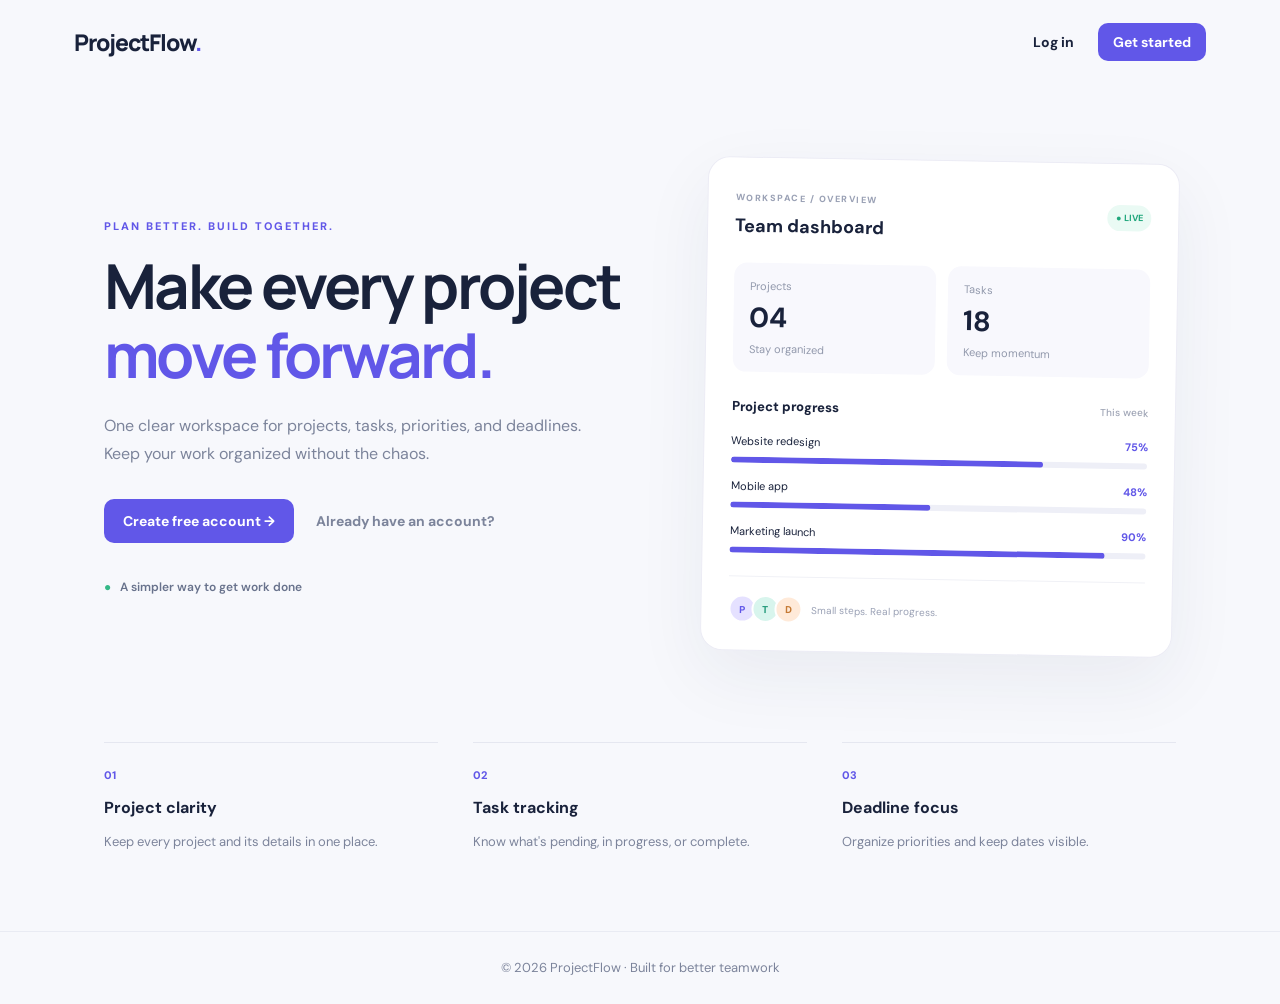
<file: target/ProjectManagementTool/index.html>
<!DOCTYPE html><html lang="en"><head><meta charset="UTF-8"><meta name="viewport" content="width=device-width,initial-scale=1"><title>ProjectFlow</title><link rel="stylesheet" href="css/style.css"></head>
<body class="landing"><nav class="topbar"><a class="brand" href="index.html">ProjectFlow<span>.</span></a><div><a class="nav-link" href="login.html">Log in</a><a class="btn btn-small" href="register.html">Get started</a></div></nav>
<main class="hero"><div class="hero-copy"><div class="eyebrow">PLAN BETTER. BUILD TOGETHER.</div><h1>Make every project<br><span>move forward.</span></h1><p>One clear workspace for projects, tasks, priorities, and deadlines. Keep your work organized without the chaos.</p><div class="hero-actions"><a class="btn" href="register.html">Create free account →</a><a class="text-link" href="login.html">Already have an account?</a></div><div class="mini-proof">● &nbsp; A simpler way to get work done</div></div>
<div class="preview-card"><div class="preview-head"><div><small>WORKSPACE / OVERVIEW</small><h3>Team dashboard</h3></div><span class="live-pill">● LIVE</span></div><div class="stat-grid"><div class="stat"><small>Projects</small><strong>04</strong><span>Stay organized</span></div><div class="stat"><small>Tasks</small><strong>18</strong><span>Keep momentum</span></div></div><div class="preview-title">Project progress <span>This week</span></div><div class="progress-row"><div><span>Website redesign</span><b>75%</b></div><div class="progress"><i style="width:75%"></i></div></div><div class="progress-row"><div><span>Mobile app</span><b>48%</b></div><div class="progress"><i style="width:48%"></i></div></div><div class="progress-row"><div><span>Marketing launch</span><b>90%</b></div><div class="progress"><i style="width:90%"></i></div></div><div class="preview-foot"><span class="avatar">P</span><span class="avatar avatar-two">T</span><span class="avatar avatar-three">D</span><span class="foot-label">Small steps. Real progress.</span></div></div></main>
<section class="features"><div><span>01</span><h3>Project clarity</h3><p>Keep every project and its details in one place.</p></div><div><span>02</span><h3>Task tracking</h3><p>Know what's pending, in progress, or complete.</p></div><div><span>03</span><h3>Deadline focus</h3><p>Organize priorities and keep dates visible.</p></div></section><footer>© 2026 ProjectFlow · Built for better teamwork</footer></body></html>
</file>
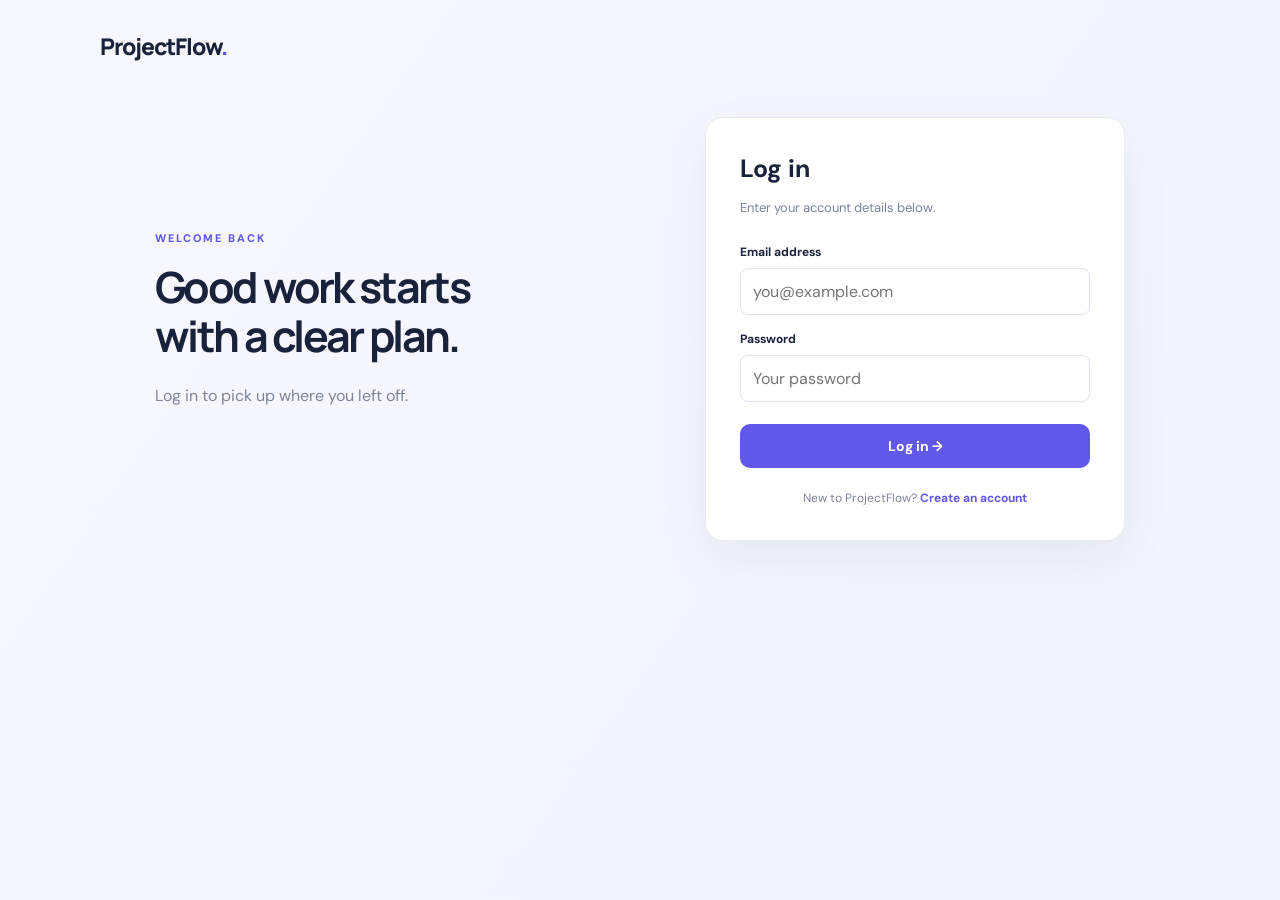
<file: target/ProjectManagementTool/login.html>
<!DOCTYPE html><html lang="en"><head><meta charset="UTF-8"><meta name="viewport" content="width=device-width,initial-scale=1"><title>Log in | ProjectFlow</title><link rel="stylesheet" href="css/style.css"></head><body class="auth-page"><a class="brand auth-brand" href="index.html">ProjectFlow<span>.</span></a><main class="auth-shell"><div class="auth-intro"><div class="eyebrow">WELCOME BACK</div><h1>Good work starts<br>with a clear plan.</h1><p>Log in to pick up where you left off.</p></div><div class="auth-card"><h2>Log in</h2><p class="muted">Enter your account details below.</p><div id="message" class="notice" hidden></div><form action="login" method="post"><label for="email">Email address</label><input id="email" name="email" type="email" placeholder="you@example.com" autocomplete="email" required><label for="password">Password</label><input id="password" name="password" type="password" placeholder="Your password" autocomplete="current-password" required><button class="btn full" type="submit">Log in →</button></form><p class="auth-switch">New to ProjectFlow? <a href="register.html">Create an account</a></p></div></main><script>const q=new URLSearchParams(location.search),m=document.getElementById('message');if(q.has('error')){m.hidden=false;m.textContent='Email or password was incorrect.'}else if(q.has('registered')){m.hidden=false;m.textContent='Account created! You can log in now.'}</script></body></html>
</file>
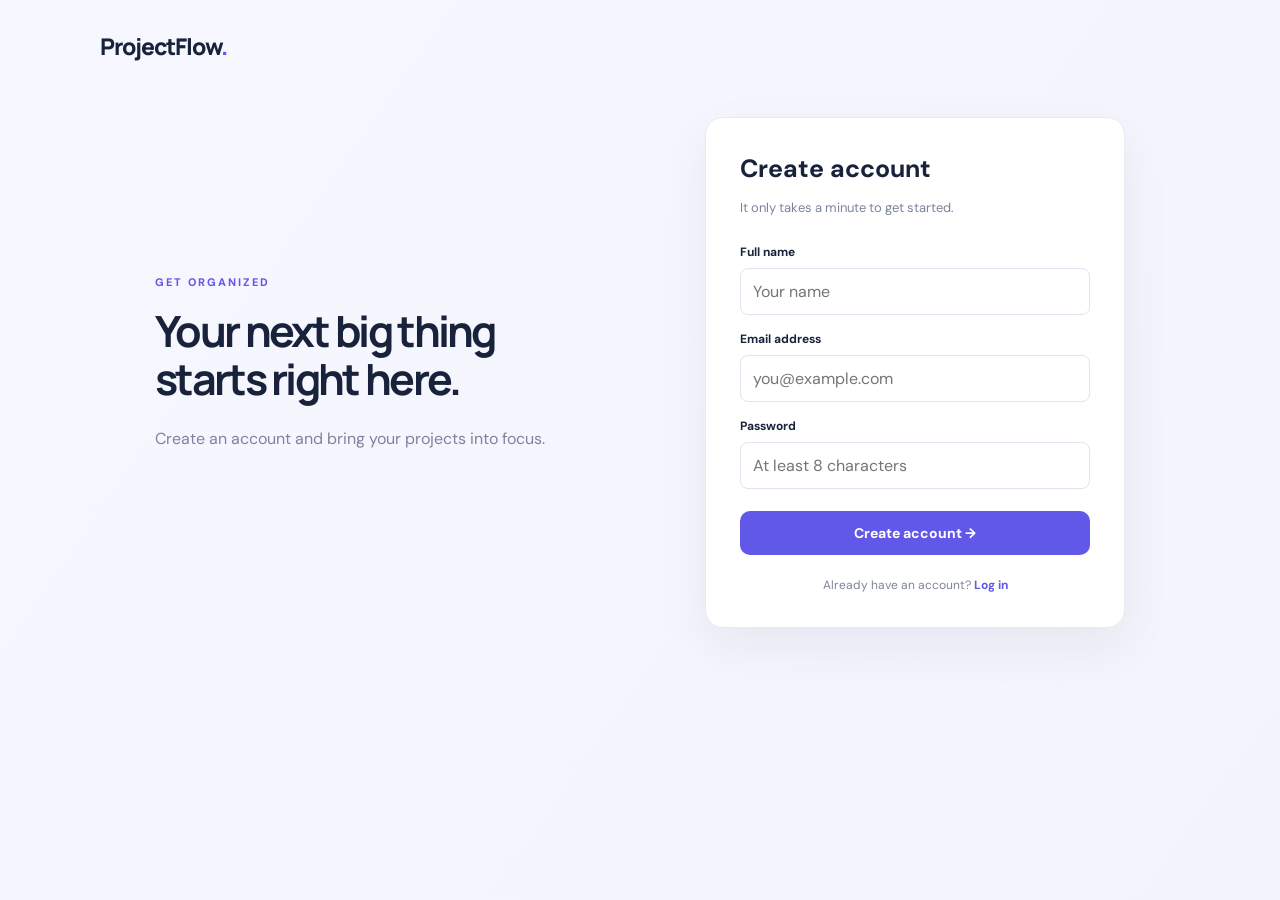
<file: target/ProjectManagementTool/register.html>
<!DOCTYPE html><html lang="en"><head><meta charset="UTF-8"><meta name="viewport" content="width=device-width,initial-scale=1"><title>Create account | ProjectFlow</title><link rel="stylesheet" href="css/style.css"></head><body class="auth-page"><a class="brand auth-brand" href="index.html">ProjectFlow<span>.</span></a><main class="auth-shell"><div class="auth-intro"><div class="eyebrow">GET ORGANIZED</div><h1>Your next big thing<br>starts right here.</h1><p>Create an account and bring your projects into focus.</p></div><div class="auth-card"><h2>Create account</h2><p class="muted">It only takes a minute to get started.</p><div id="message" class="notice error" hidden></div><form action="register" method="post"><label for="name">Full name</label><input id="name" name="name" type="text" maxlength="100" placeholder="Your name" required><label for="email">Email address</label><input id="email" name="email" type="email" maxlength="150" placeholder="you@example.com" required><label for="password">Password</label><input id="password" name="password" type="password" minlength="8" placeholder="At least 8 characters" required><button class="btn full" type="submit">Create account →</button></form><p class="auth-switch">Already have an account? <a href="login.html">Log in</a></p></div></main><script>const q=new URLSearchParams(location.search),m=document.getElementById('message');if(q.get('error')==='exists'){m.hidden=false;m.textContent='That email is already registered. Try logging in.'}else if(q.get('error')==='invalid'){m.hidden=false;m.textContent='Enter your name, email, and a password with at least 8 characters.'}</script></body></html>
</file>
<file: target/ProjectManagementTool/css/style.css>
@import url('https://fonts.googleapis.com/css2?family=DM+Sans:wght@400;500;600;700&family=Manrope:wght@400;500;600;700;800&display=swap');
:root{--ink:#19223b;--muted:#7c849b;--purple:#6157e8;--line:#e9ebf3;--bg:#f7f8fc;--white:#fff}
*{box-sizing:border-box}body{margin:0;font-family:'DM Sans',Arial,sans-serif;color:var(--ink);background:var(--bg)}a{color:inherit;text-decoration:none}button,input,select{font:inherit}.brand{font-family:Manrope,sans-serif;font-weight:800;font-size:23px;letter-spacing:-1px}.brand span{color:var(--purple)}
.topbar{height:84px;display:flex;align-items:center;justify-content:space-between;max-width:1180px;padding:0 24px;margin:auto}.topbar>div{display:flex;align-items:center;gap:24px}.nav-link,.text-link{font-size:14px;font-weight:700}.btn{display:inline-flex;align-items:center;justify-content:center;border:0;border-radius:10px;background:var(--purple);color:white;padding:13px 19px;font-weight:700;font-size:14px;cursor:pointer;transition:.2s}.btn:hover{background:#4c42d1;transform:translateY(-1px)}.btn-small{padding:10px 15px}.hero{max-width:1120px;margin:76px auto 88px;padding:0 24px;display:grid;grid-template-columns:1fr .9fr;align-items:center;gap:75px}.eyebrow{font-size:11px;font-weight:800;letter-spacing:2px;color:var(--purple);margin-bottom:18px}.hero h1,.auth-intro h1{font-family:Manrope,sans-serif;font-size:clamp(40px,5vw,62px);line-height:1.12;letter-spacing:-2.7px;margin:0 0 22px}.hero h1 span{color:var(--purple)}.hero-copy>p,.auth-intro p{font-size:16px;line-height:1.8;color:var(--muted);max-width:480px}.hero-actions{display:flex;align-items:center;gap:22px;flex-wrap:wrap;margin-top:30px}.text-link{color:var(--muted)}.mini-proof{margin-top:36px;color:#68728c;font-size:12px;font-weight:600}.mini-proof:first-letter{color:#35b887}.preview-card{background:white;border:1px solid #ececf5;border-radius:22px;padding:27px;box-shadow:0 25px 70px #252e5010;transform:rotate(1deg)}.preview-head,.preview-title,.progress-row>div:first-child{display:flex;justify-content:space-between;align-items:center}.preview-head small{color:#9aa1b5;font-size:9px;letter-spacing:1.5px;font-weight:800}.preview-head h3{margin:8px 0 0;font-size:18px}.live-pill{font-size:9px;background:#eafaf4;color:#20a77c;padding:7px 9px;border-radius:20px;font-weight:800}.stat-grid{display:grid;grid-template-columns:1fr 1fr;gap:12px;margin:25px 0}.stat{background:#f8f8fd;border-radius:13px;padding:16px}.stat small,.stat span{display:block;color:#9299ac;font-size:11px}.stat strong{display:block;font-size:28px;margin:6px 0}.preview-title{font-size:13px;font-weight:800;margin:26px 0 19px}.preview-title span{font-size:10px;color:#9da3b4;font-weight:500}.progress-row{margin:16px 0}.progress-row>div:first-child{font-size:11px;margin-bottom:9px}.progress-row b{font-size:11px;color:var(--purple)}.progress{height:6px;border-radius:10px;background:#eeeff7;overflow:hidden}.progress i{display:block;height:100%;background:var(--purple);border-radius:10px}.progress-row:nth-of-type(2) .progress i{background:#42bda0}.preview-foot{display:flex;align-items:center;border-top:1px solid #f0f1f6;padding-top:18px;margin-top:23px}.avatar{width:28px;height:28px;border:2px solid white;border-radius:50%;display:grid;place-items:center;background:#e5e1ff;color:#6157e8;font-size:10px;font-weight:800;margin-right:-5px}.avatar-two{background:#d8f5ed;color:#239a7a}.avatar-three{background:#ffead9;color:#c57a35}.foot-label{font-size:10px;color:#9aa1b5;margin-left:14px}.features{max-width:1120px;margin:0 auto 65px;padding:0 24px;display:grid;grid-template-columns:repeat(3,1fr);gap:35px}.features>div{border-top:1px solid #e5e7f0;padding-top:20px}.features span{font-size:11px;color:var(--purple);font-weight:800}.features h3{font-size:16px;margin:13px 0 8px}.features p,footer{font-size:13px;color:var(--muted);line-height:1.7}footer{text-align:center;padding:25px;border-top:1px solid var(--line)}
.auth-page{min-height:100vh;padding:30px max(24px,calc((100vw - 1080px)/2));background:linear-gradient(125deg,#f7f8ff,#f2f3fb)}.auth-brand{display:inline-block}.auth-shell{max-width:970px;margin:55px auto;display:grid;grid-template-columns:1fr 420px;gap:85px;align-items:center}.auth-intro h1{font-size:43px}.auth-card{background:white;padding:34px;border:1px solid var(--line);border-radius:18px;box-shadow:0 18px 50px #202b5010}.auth-card h2{font-size:25px;margin:0 0 8px}.muted{color:var(--muted);font-size:13px;line-height:1.6}.auth-card form{margin-top:25px}.auth-card label,.task-form label{display:block;font-size:12px;font-weight:700;margin:16px 0 8px}.auth-card input,.task-form input,.task-form select,.inline-create input,.task-actions select{width:100%;border:1px solid #e1e4ee;background:#fff;padding:12px;border-radius:8px;outline:none;color:var(--ink);min-width:0}.auth-card input:focus,.task-form input:focus,.inline-create input:focus{border-color:var(--purple)}.full{width:100%;margin-top:22px}.auth-switch{text-align:center;font-size:12px;color:var(--muted);margin:22px 0 0}.auth-switch a{color:var(--purple);font-weight:700}.notice{background:#eafaf4;color:#16815f;border-radius:9px;padding:12px 14px;font-size:12px;margin:15px 0}.notice.error{background:#fff0ef;color:#b8423a}
.dashboard-page{background:#f7f8fc;min-height:100vh}.sidebar{position:fixed;inset:0 auto 0 0;width:235px;background:white;border-right:1px solid var(--line);padding:28px 19px;display:flex;flex-direction:column;z-index:2}.sidebar .brand{font-size:21px;padding:0 8px 42px}.side-label{font-size:10px;color:#a1a7b8;letter-spacing:1.4px;font-weight:800;padding:0 10px 13px}.side-link{padding:13px 12px;border-radius:9px;font-size:13px;color:#7c849b;margin:2px 0}.side-link.active,.side-link:hover{background:#f0efff;color:var(--purple);font-weight:700}.sidebar-bottom{margin-top:auto}.user-chip{display:flex;gap:10px;align-items:center;padding:15px 4px;border-top:1px solid var(--line)}.user-avatar{width:34px;height:34px;border-radius:11px;background:#e7e4ff;color:var(--purple);display:grid;place-items:center;font-weight:800}.user-chip b,.user-chip small{display:block;max-width:145px;overflow:hidden;text-overflow:ellipsis;white-space:nowrap}.user-chip b{font-size:11px}.user-chip small{font-size:9px;color:var(--muted);margin-top:4px}.logout-btn{border:0;background:none;color:#8b91a5;font-size:12px;padding:8px 5px;cursor:pointer}.dashboard-main{margin-left:235px;padding:38px clamp(22px,4vw,55px);max-width:1700px}.dash-header{display:flex;justify-content:space-between;align-items:center;margin-bottom:28px}.dash-header h1{font-family:Manrope,sans-serif;font-size:27px;letter-spacing:-.8px;margin:0 0 6px}.dash-header .eyebrow{margin-bottom:9px}.dash-header p{margin:0}.date-chip,.count-pill{background:white;border:1px solid var(--line);border-radius:8px;padding:10px 13px;color:#858ca2;font-size:11px}.stats{display:grid;grid-template-columns:repeat(4,minmax(0,1fr));gap:15px;margin-bottom:22px}.dash-stat{background:white;border:1px solid var(--line);border-radius:13px;padding:18px}.stat-icon{display:grid;place-items:center;width:32px;height:32px;border-radius:9px;margin-bottom:15px;font-weight:800}.purple{background:#efedff;color:#6257e8}.blue{background:#e8f4ff;color:#3686d8}.green{background:#e5faf2;color:#27a37a}.orange{background:#fff1e4;color:#d88b39}.dash-stat small,.stat-caption{display:block;font-size:11px;color:var(--muted)}.dash-stat strong{display:block;font-size:27px;margin:6px 0}.stat-caption{font-size:10px}.content-grid{display:grid;grid-template-columns:minmax(0,1.15fr) minmax(310px,.85fr);gap:20px;align-items:start}.panel{background:white;border:1px solid var(--line);border-radius:13px;padding:22px;min-width:0}.panel-heading{display:flex;justify-content:space-between;align-items:center;margin-bottom:18px}.panel-heading h2{font-size:16px;margin:0 0 5px}.panel-heading p{margin:0}.inline-create{display:grid;grid-template-columns:1fr 130px;gap:9px;margin-bottom:16px}.inline-create input:nth-child(3){grid-column:1/2}.inline-create button{grid-column:2;grid-row:2}.inline-create .btn{padding:10px;font-size:11px}.project-item{display:flex;align-items:center;gap:12px;padding:15px 0;border-top:1px solid #f0f1f6}.project-symbol{width:36px;height:36px;flex-shrink:0;display:grid;place-items:center;border-radius:10px;background:#efedff;color:var(--purple);font-weight:800}.project-info{min-width:0;flex:1}.project-info b,.task-main b{font-size:12px}.project-info p{font-size:11px;color:var(--muted);margin:5px 0;overflow-wrap:anywhere}.project-info small,.task-main small{font-size:10px;color:#9299ab;display:block;line-height:1.6}.icon-btn{border:0;background:#f7f7fb;border-radius:7px;width:28px;height:28px;font-size:19px;cursor:pointer}.danger-text{color:#d65c63}.empty-state{text-align:center;padding:28px 8px;color:#7f879b}.empty-state b{font-size:12px}.empty-state p{font-size:11px}.task-form{border-bottom:1px solid var(--line);padding-bottom:20px}.task-form label{margin-top:12px}.task-form input,.task-form select{padding:10px;font-size:12px}.two-fields{display:grid;grid-template-columns:1fr 1fr;gap:10px}.task-form .btn{padding:11px}.task-list{margin-top:10px}.task-item{padding:15px 0;border-bottom:1px solid #f0f1f6;display:flex;justify-content:space-between;gap:10px;align-items:center}.task-main{min-width:0}.task-main b{overflow-wrap:anywhere}.task-tags{display:flex;gap:6px;margin-top:8px;flex-wrap:wrap}.priority,.status{border-radius:5px;padding:4px 7px;font-size:9px;background:#f0f1f7;color:#747c91}.priority.high{background:#fff0ee;color:#cf5b52}.priority.low{background:#eafaf4;color:#278b6c}.status{background:#efedff;color:#6157e8}.task-actions{display:flex;align-items:center;gap:5px}.task-actions select{font-size:10px;padding:7px;max-width:112px}.compact{padding:20px 0}
@media(max-width:1100px){.hero{gap:35px}.content-grid{grid-template-columns:1fr}.dashboard-main{padding:30px 22px}.stats{grid-template-columns:repeat(2,1fr)}}
@media(max-width:760px){.hero{grid-template-columns:1fr;margin:45px auto;gap:40px}.hero h1{font-size:46px}.features{grid-template-columns:1fr;gap:20px}.auth-shell{grid-template-columns:1fr;gap:25px;margin:35px auto}.auth-intro h1{font-size:35px}.sidebar{position:static;width:auto;height:auto;padding:15px 20px;display:block;border-right:0;border-bottom:1px solid var(--line)}.sidebar .brand{display:block;padding:0 0 12px}.side-label,.side-link{display:none}.sidebar-bottom{display:flex;justify-content:space-between;align-items:center}.user-chip{border:0;padding:8px 0}.dashboard-main{margin:0;padding:22px 14px}.dash-header{align-items:flex-start;gap:12px}.dash-header h1{font-size:22px}.date-chip{display:none}.stats{gap:9px}.dash-stat{padding:13px}.panel{padding:15px}.inline-create{grid-template-columns:1fr}.inline-create input:nth-child(3),.inline-create button{grid-column:auto;grid-row:auto}.inline-create .btn{padding:12px}.task-item{align-items:flex-start;flex-direction:column}.task-actions{width:100%;justify-content:flex-end}.topbar{height:70px}.topbar>div{gap:13px}.hero-actions{align-items:flex-start;flex-direction:column;gap:15px}}
</file>
